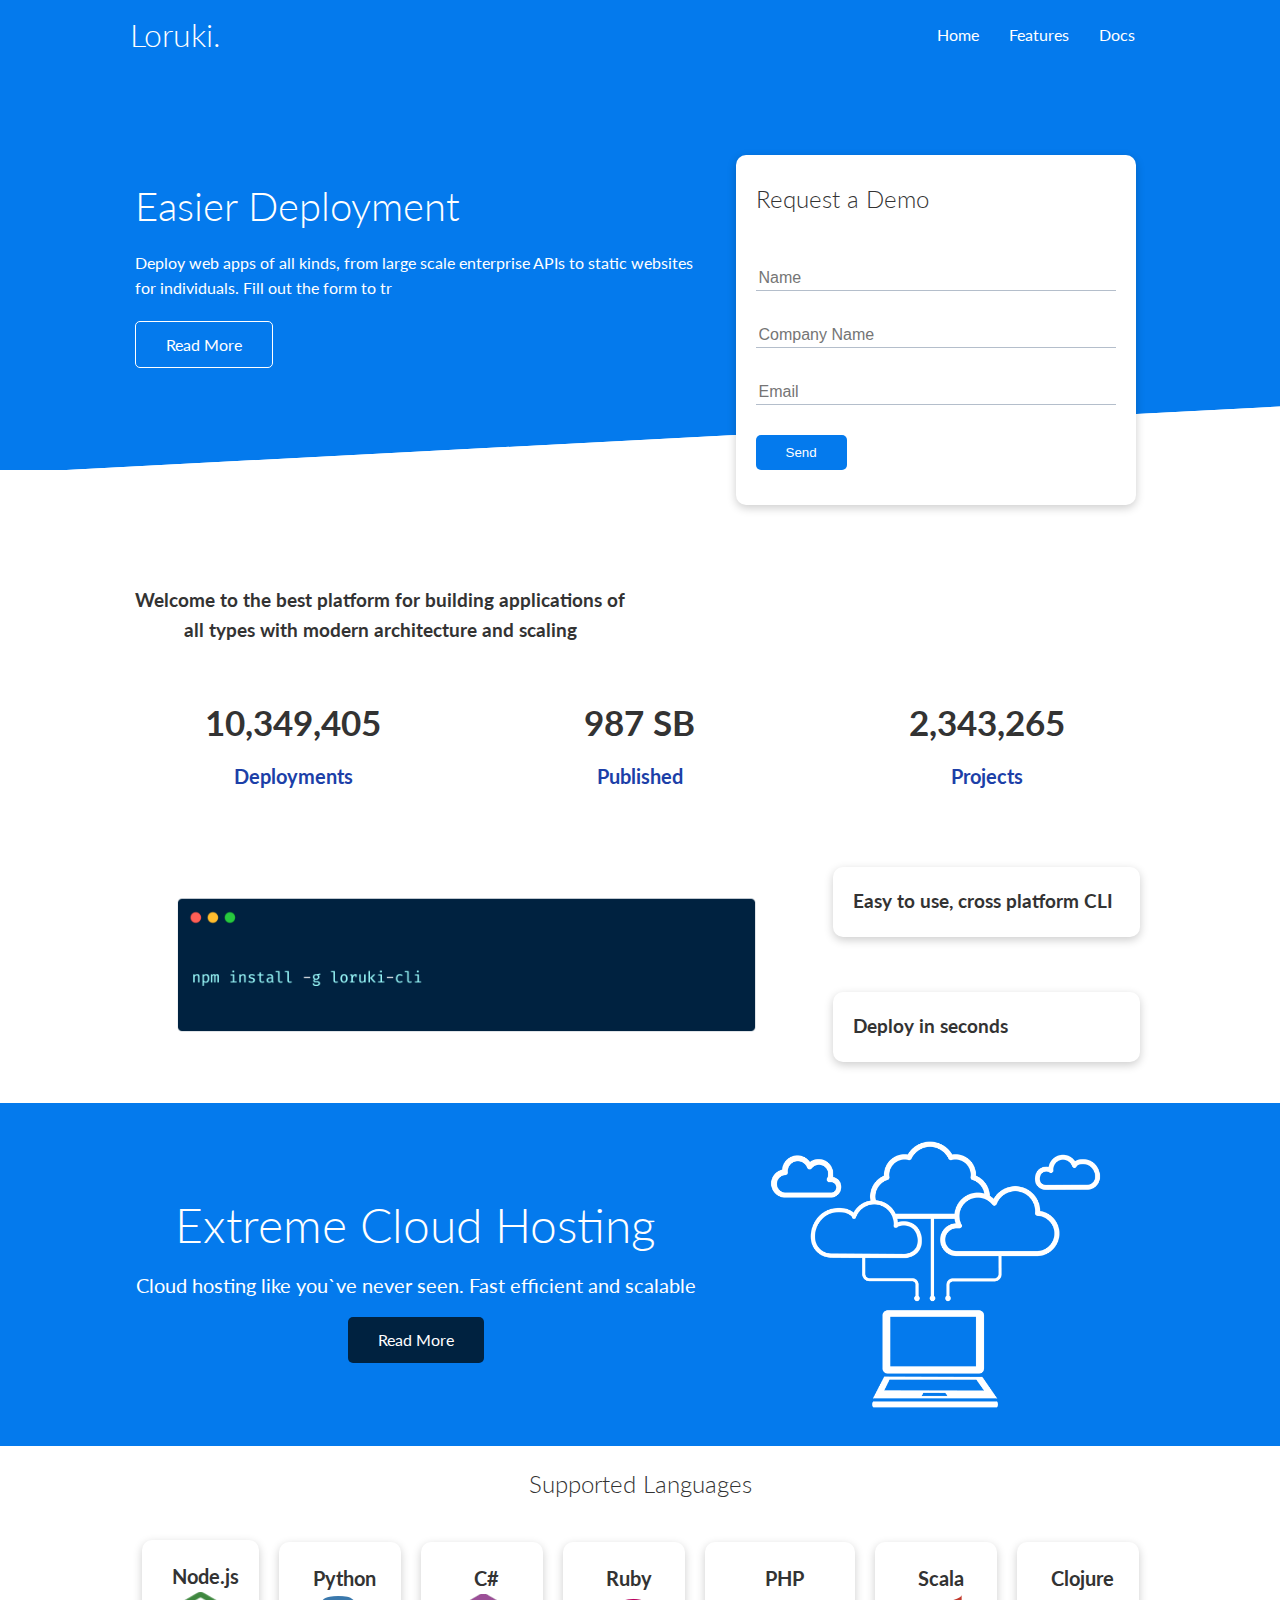
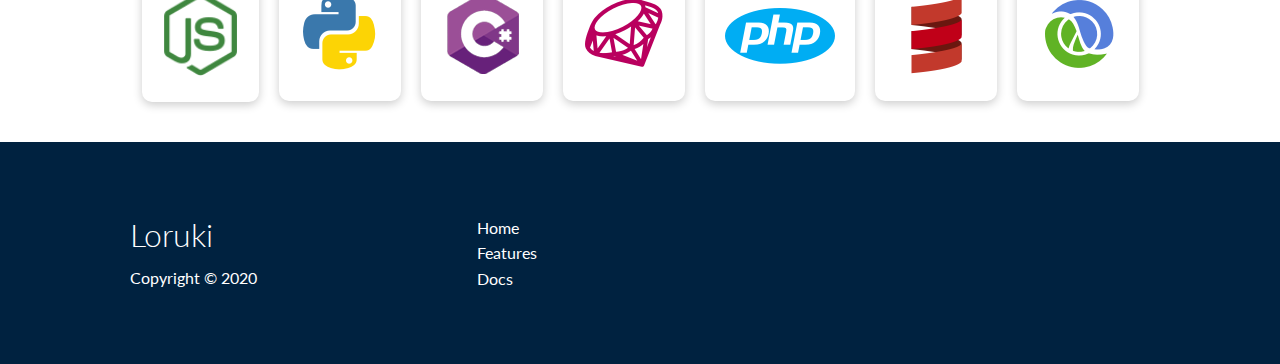
<file: responsive-web-project/index.html>
<!DOCTYPE html>
<html lang="en">
  <head>
    <meta charset="UTF-8" />
    <meta http-equiv="X-UA-Compatible" content="IE=edge" />
    <meta name="viewport" content="width=device-width, initial-scale=1.0" />
    <link
      rel="stylesheet"
      href="https://cdnjs.cloudflare.com/ajax/libs/font-awesome/6.1.2/css/all.min.css"
      integrity="sha512-1sCRPdkRXhBV2PBLUdRb4tMg1w2YPf37qatUFeS7zlBy7jJI8Lf4VHwWfZZfpXtYSLy85pkm9GaYVYMfw5BC1A=="
      crossorigin="anonymous"
      referrerpolicy="no-referrer"
    />
    <link rel="stylesheet" href="css/style.css" />
    <link rel="stylesheet" href="css/utilities.css" />
    <title>Loruki | Cloud Hosting For Everyone</title>
  </head>
  <body>
    <!-- Navbar -->
    <div class="navbar">
      <!-- we should make container flexbox not the navbar but we will add and extra class for flex -->
      <div class="container flex">
        <h1 class="logo">Loruki.</h1>
        <nav>
          <ul>
            <li><a href="index.html">Home</a></li>
            <li><a href="features.html">Features</a></li>
            <li><a href="docs.html">Docs</a></li>
            <li></li>
          </ul>
        </nav>
      </div>
    </div>

    <!-- Showcase -->
    <section class="showcase">
      <div class="container grid">
        <div class="showcase-text">
          <h1>Easier Deployment</h1>
          <p>
            Deploy web apps of all kinds, from large scale enterprise APIs to
            static websites for individuals. Fill out the form to tr
          </p>
          <a href="features.httml" class="btn btn-outline">Read More</a>
        </div>

        <div class="showcase-form card">
          <h2>Request a Demo</h2>
          <!-- for the forming a form :) we need usually info box and button to make these
          we use input[various] name and placeholder in it -->
          <form name="contact" method="POST" netlify-honeypot="bot-field"
          data-netlify="true">
            <input type="hidden" name="form-name" value="contact">
            <p class="hidden">
              <label>
                Don't fill this out if you're human: <input name="bot-field" />
              </label>
            </p>
            <div class="form-control">
              <input type="text" name="name" placeholder="Name" required />
            </div>
            <div class="form-control">
              <input
                type="text"
                name="company"
                placeholder="Company Name"
                required
              />
            </div>
            <div class="form-control">
              <input type="text" name="email" placeholder="Email" required />
            </div>
            <!-- input type of the button is submit and we make two button one for general
            and one for individual -->
            <input type="submit" value="Send" class="btn btn-primary" />
          </form>
        </div>
      </div>
    </section>

    <!-- Stats -->
    <section class="stats">
      <div class="container">
        <!-- give classes to avoid struggling to much css -->
        <h3 class="stats-heading text-center my-1">
          Welcome to the best platform for building applications of all types
          with modern architecture and scaling
        </h3>
        <div class="grid grid-3 text-center my-4">
          <div>
            <i class="fas fa-server fa-3x"></i>
            <h3>10,349,405</h3>
            <p class="text-secondary">Deployments</p>
          </div>
          <div>
            <i class="fas fa-upload fa-3x"></i>
            <h3>987 SB</h3>
            <p class="text-secondary">Published</p>
          </div>
          <div>
            <i class="fas fa-project-diagram fa-3x"></i>
            <h3>2,343,265</h3>
            <p class="text-secondary">Projects</p>
          </div>
        </div>
      </div>
    </section>

    <!-- Cli  -->
    <section class="cli">
      <div class="container grid">
        <img src="images/cli.png" alt="" />
        <div class="card">
          <h3>Easy to use, cross platform CLI</h3>
        </div>
        <div class="card">
          <h3>Deploy in seconds</h3>
        </div>
      </div>
    </section>

    <!-- Cloud -->

    <section class="cloud bg-primary my-2 py-2">
      <div class="container grid">
        <div class="text-center">
          <h2 class="lg">Extreme Cloud Hosting</h2>
          <p class="lead my-1">Cloud hosting like you`ve never seen.
          Fast efficient and scalable</p>
          <a href="features.html" class="btn btn-dark">Read More</a>
        </div>
        <img src="images/cloud.png" alt="">
      </div>
    </section>

    <!-- Lanugages -->

    <section class="languages">
      <h2 class="med text-center my-2">
        Supported Languages
      </h2>
      <div class="container flex">
        <div class="card">
          <h4>Node.js</h4>
          <img src="images/logos/node.png" alt="">
      </div>
      <div class="card">
          <h4>Python</h4>
          <img src="images/logos/python.png" alt="">
        </div>
        <div class="card">
          <h4>C#</h4>
          <img src="images/logos/csharp.png" alt="">
        </div>
        <div class="card">
          <h4>Ruby</h4>
          <img src="images/logos/ruby.png" alt="">
        </div>
        <div class="card">
          <h4>PHP</h4>
          <img src="images/logos/php.png" alt="">
        </div>
        <div class="card">
          <h4>Scala</h4>
          <img src="images/logos/scala.png" alt="">
        </div>
        <div class="card">
          <h4>Clojure</h4>
          <img src="images/logos/clojure.png" alt="">
        </div>
      </div>
    </section>
    
    <!-- Footer -->

    <footer class="footer bg-dark py-5">
      <div class="container grid grid-3">
          <div>
              <h1>Loruki
              </h1>
              <p>Copyright &copy; 2020</p>
          </div>
          <nav>
              <ul>
                  <li><a href="index.html">Home</a></li>
                  <li><a href="features.html">Features</a></li>
                  <li><a href="docs.html">Docs</a></li>
              </ul>
          </nav>
          <div class="social">
              <a href="#"><i class="fab fa-github fa-2x"></i></a>
              <a href="#"><i class="fab fa-facebook fa-2x"></i></a>
              <a href="#"><i class="fab fa-instagram fa-2x"></i></a>
              <a href="#"><i class="fab fa-twitter fa-2x"></i></a>
          </div>
      </div>
  </body>
</html>
</file>
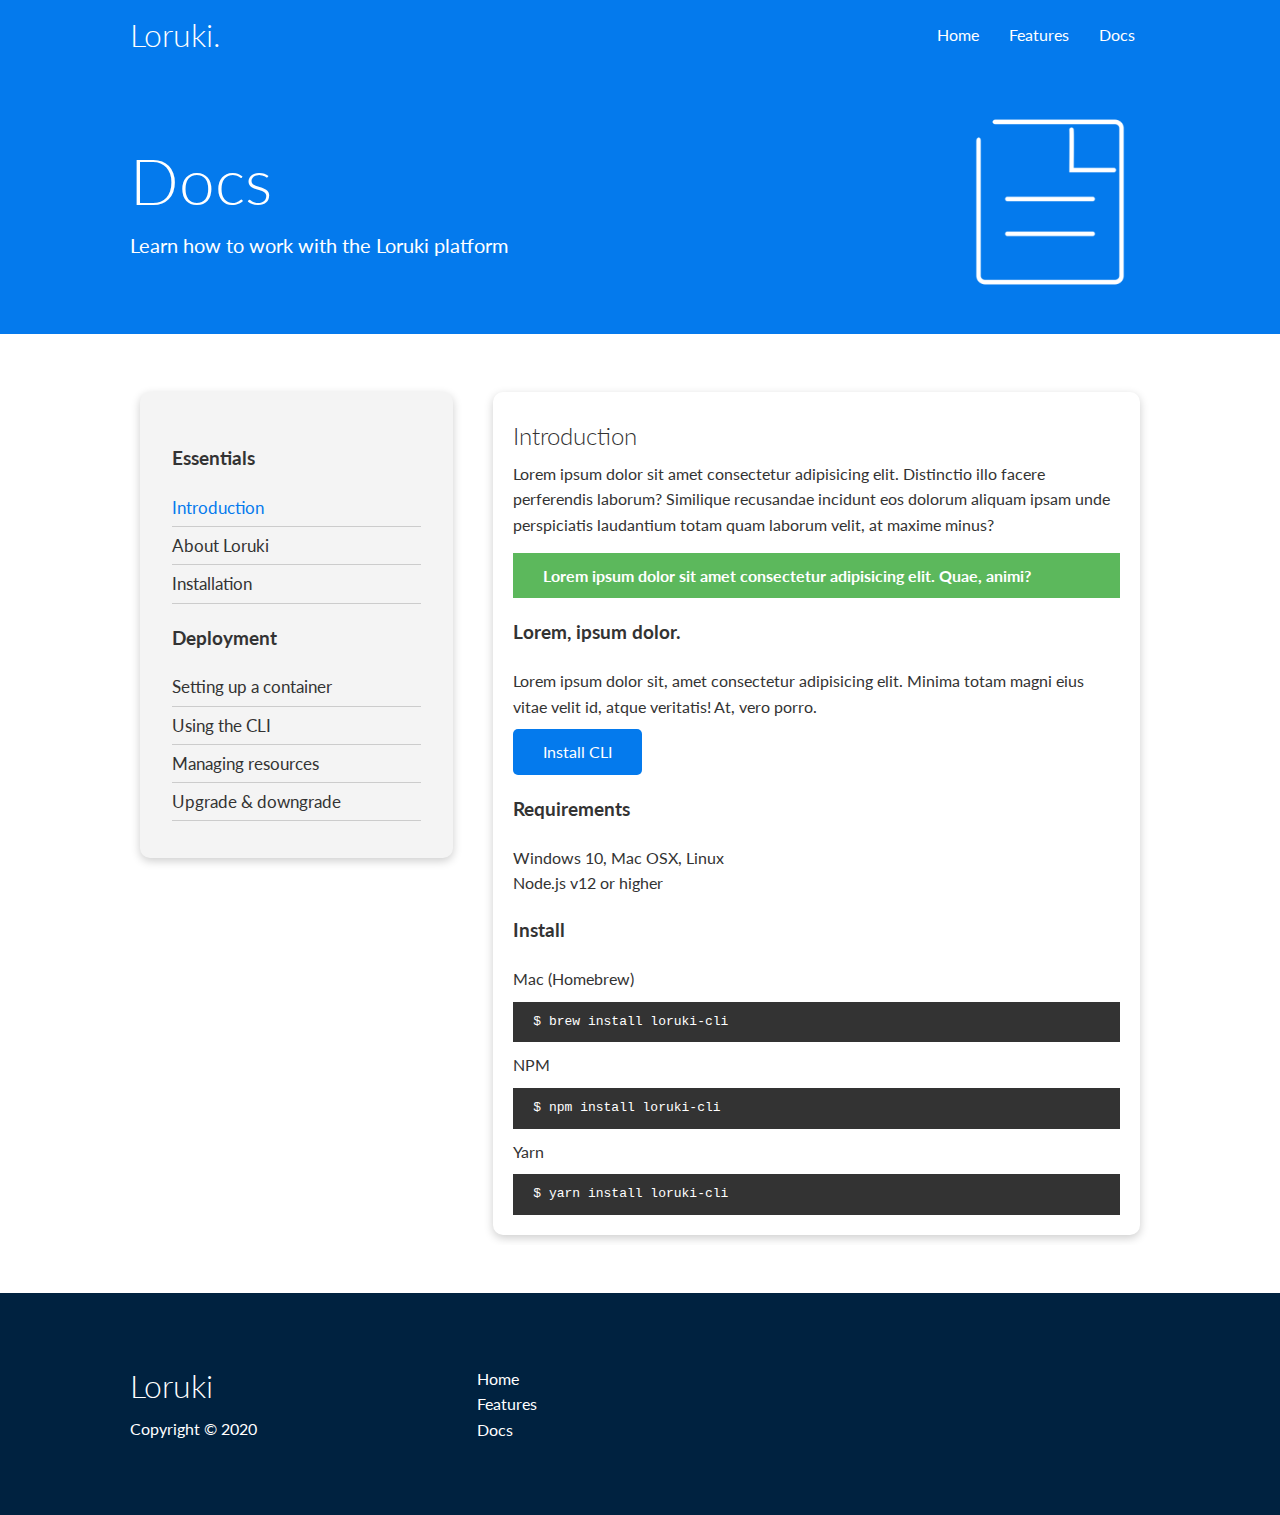
<file: responsive-web-project/docs.html>
<!DOCTYPE html>
<html lang="en">
<head>
    <meta charset="UTF-8">
    <meta name="viewport" content="width=device-width, initial-scale=1.0">
    <link rel="stylesheet" href="https://cdnjs.cloudflare.com/ajax/libs/font-awesome/5.15.1/css/all.min.css" integrity="sha512-+4zCK9k+qNFUR5X+cKL9EIR+ZOhtIloNl9GIKS57V1MyNsYpYcUrUeQc9vNfzsWfV28IaLL3i96P9sdNyeRssA==" crossorigin="anonymous" />
    <link rel="stylesheet" href="css/utilities.css">
    <link rel="stylesheet" href="css/style.css">
    <title>Loruki | Cloud Hosting For Everyone</title>
</head>
<body>
    <!-- Navbar -->
    <div class="navbar">
        <div class="container flex">
            <h1 class="logo">Loruki.</h1>
            <nav>
                <ul>
                    <li><a href="index.html">Home</a></li>
                    <li><a href="features.html">Features</a></li>
                    <li><a href="docs.html">Docs</a></li>
                </ul>
            </nav>
        </div>
    </div>

    <!-- Head -->
    <section class="docs-head bg-primary py-3">
        <div class="container grid">
            <div>
                <h1 class="xl">Docs</h1>
                <p class="lead">
                    Learn how to work with the Loruki platform
                </p>
            </div>
            <img src="images/docs.png" alt="">
        </div>
    </section>

    <!-- Docs main -->
    <section class="docs-main my-4">
        <div class="container grid">
            <div class="card bg-light p-3">
                <h3 class="my-2">Essentials</h3>
                <nav>
                    <ul>
                        <li><a class="text-primary" href="#">Introduction</a></li>
                        <li><a href="#">About Loruki</a></li>
                        <li><a href="#">Installation</a></li>
                    </ul>
                </nav>

                <h3 class="my-2">Deployment</h3>
                <nav>
                    <ul>
                        <li><a href="#">Setting up a container</a></li>
							<li><a href="#">Using the CLI</a></li>
							<li><a href="#">Managing resources</a></li>
							<li><a href="#">Upgrade & downgrade</a></li>
                    </ul>
                </nav>
            </div>
            <div class="card">
                <h2>Introduction</h2>
                <p>Lorem ipsum dolor sit amet consectetur adipisicing elit. Distinctio illo facere perferendis laborum? Similique recusandae incidunt eos dolorum aliquam ipsam unde perspiciatis laudantium totam quam laborum velit, at maxime minus?</p>

                <div class="alert alert-success">
                    <i class="fas fa-info"></i> Lorem ipsum dolor sit amet consectetur adipisicing elit. Quae, animi?
                </div>

                <h3>Lorem, ipsum dolor.</h3>
                <p>Lorem ipsum dolor sit, amet consectetur adipisicing elit. Minima totam magni eius vitae velit id, atque veritatis! At, vero porro.</p>
                <a href="#" class="btn btn-primary">Install CLI</a>

                <h3>Requirements</h3>
                <ul>
                    <li>Windows 10, Mac OSX, Linux</li>
                    <li>Node.js v12 or higher</li>
                </ul>

                <h3>Install</h3>
                <p>Mac (Homebrew)</p>
                <pre><code>$ brew install loruki-cli</code></pre> <!-- to make it seem like code we use this-->
                <p>NPM</p>
                <pre><code>$ npm install loruki-cli</code></pre>
                <p>Yarn</p>
                <pre><code>$ yarn install loruki-cli</code></pre>

            </div>
        </div>
    </section>
    
    <!-- Footer -->
    <footer class="footer bg-dark py-5">
        <div class="container grid grid-3">
            <div>
                <h1>Loruki
                </h1>
                <p>Copyright &copy; 2020</p>
            </div>
            <nav>
                <ul>
                    <li><a href="index.html">Home</a></li>
                    <li><a href="features.html">Features</a></li>
                    <li><a href="docs.html">Docs</a></li>
                </ul>
            </nav>
            <div class="social">
                <a href="#"><i class="fab fa-github fa-2x"></i></a>
                <a href="#"><i class="fab fa-facebook fa-2x"></i></a>
                <a href="#"><i class="fab fa-instagram fa-2x"></i></a>
                <a href="#"><i class="fab fa-twitter fa-2x"></i></a>
            </div>
        </div>
    </footer>
</body>
</html>
</file>
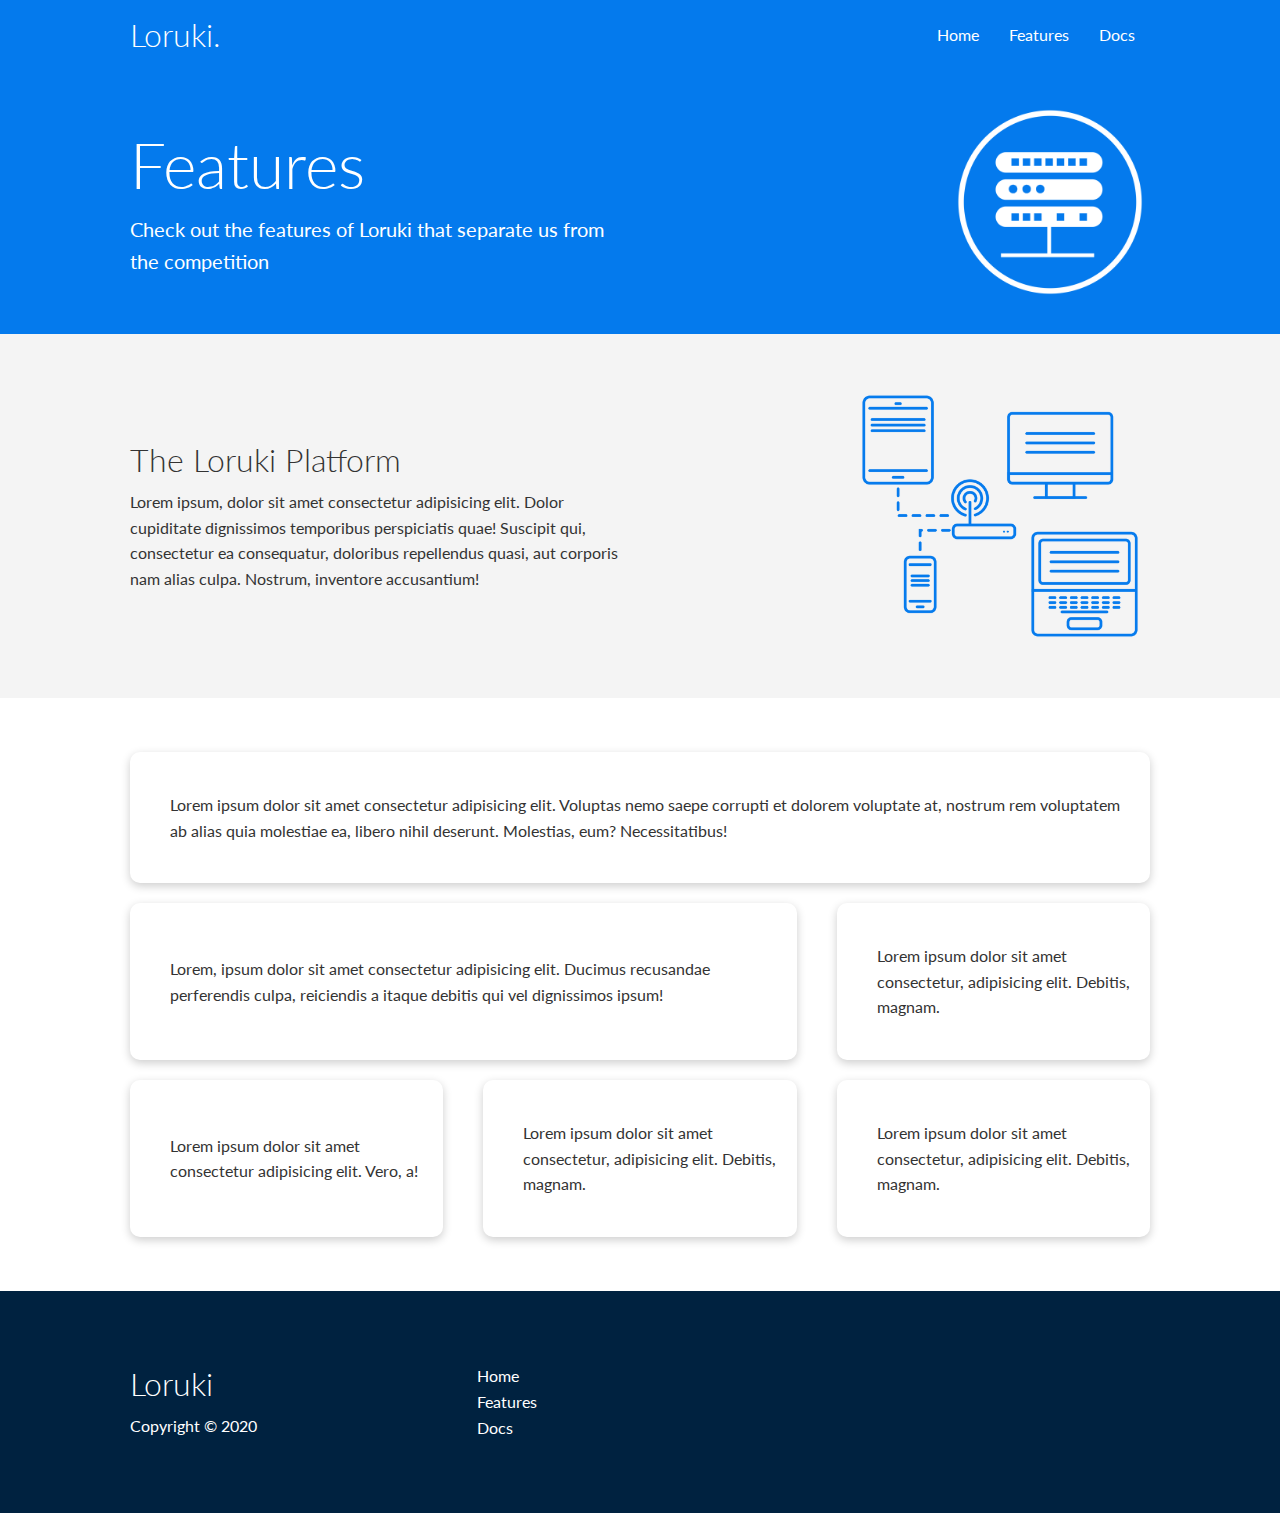
<file: responsive-web-project/features.html>
<!-- copied index and delete all sections except footer and navbar -->
<!DOCTYPE html>
<html lang="en">
<head>
    <meta charset="UTF-8">
    <meta name="viewport" content="width=device-width, initial-scale=1.0">
    <link rel="stylesheet" href="https://cdnjs.cloudflare.com/ajax/libs/font-awesome/5.15.1/css/all.min.css" integrity="sha512-+4zCK9k+qNFUR5X+cKL9EIR+ZOhtIloNl9GIKS57V1MyNsYpYcUrUeQc9vNfzsWfV28IaLL3i96P9sdNyeRssA==" crossorigin="anonymous" />
    <link rel="stylesheet" href="css/utilities.css">
    <link rel="stylesheet" href="css/style.css">
    <title>Loruki | Cloud Hosting For Everyone</title>
</head>
<body>
    <!-- Navbar -->
    <div class="navbar">
        <div class="container flex">
            <h1 class="logo">Loruki.</h1>
            <nav>
                <ul>
                    <li><a href="index.html">Home</a></li>
                    <li><a href="features.html">Features</a></li>
                    <li><a href="docs.html">Docs</a></li>
                </ul>
            </nav>
        </div>
    </div>

    <!-- Head -->
    <section class="features-head bg-primary py-3">
        <div class="container grid">
            <div>
                <h1 class="xl">Features</h1>
                <p class="lead">
                    Check out the features of Loruki that separate us from the
						competition
                </p>
            </div>
            <img src="images/server.png" alt="">
        </div>
    </section>

    <!-- Sub head -->
    <section class="features-sub-head bg-light py-3">
        <div class="container grid">
            <div>
                <h1 class="md">The Loruki Platform</h1>
                <p>
                    Lorem ipsum, dolor sit amet consectetur adipisicing elit. Dolor cupiditate dignissimos temporibus perspiciatis quae! Suscipit qui, consectetur ea consequatur, doloribus repellendus quasi, aut corporis nam alias culpa. Nostrum, inventore accusantium!
                </p>
            </div>
            <img src="images/server2.png" alt="">
        </div>
    </section>

    <section class="features-main my-2">
        <div class="container grid grid-3">
            <div class="card flex">
                <i class="fas fa-server fa-3x"></i>
                <p>Lorem ipsum dolor sit amet consectetur adipisicing elit. Voluptas nemo saepe corrupti et dolorem voluptate at, nostrum rem voluptatem ab alias quia molestiae ea, libero nihil deserunt. Molestias, eum? Necessitatibus!</p>
            </div>
            <div class="card flex">
                <i class="fas fa-network-wired fa-3x"></i>
                <p>
                    Lorem, ipsum dolor sit amet consectetur adipisicing elit. Ducimus
                    recusandae perferendis culpa, reiciendis a itaque debitis qui vel
                    dignissimos ipsum!
                </p>
            </div>
            <div class="card flex">
                <i class="fas fa-laptop-code fa-3x"></i>
                <p>
                    Lorem ipsum dolor sit amet consectetur, adipisicing elit. Debitis,
                    magnam.
                </p>
            </div>
            <div class="card flex">
                <i class="fas fa-database fa-3x"></i>
                <p>
                    Lorem ipsum dolor sit amet consectetur adipisicing elit. Vero, a!
                </p>
            </div>
            <div class="card flex">
                <i class="fas fa-power-off fa-3x"></i>
                <p>
                    Lorem ipsum dolor sit amet consectetur, adipisicing elit. Debitis,
                    magnam.
                </p>
            </div>
            <div class="card flex">
                <i class="fas fa-upload fa-3x"></i>
                <p>
                    Lorem ipsum dolor sit amet consectetur, adipisicing elit. Debitis,
                    magnam.
                </p>
            </div>
        </div>
    </section>

    <!-- Footer -->
    <footer class="footer bg-dark py-5">
        <div class="container grid grid-3">
            <div>
                <h1>Loruki
                </h1>
                <p>Copyright &copy; 2020</p>
            </div>
            <nav>
                <ul>
                    <li><a href="index.html">Home</a></li>
                    <li><a href="features.html">Features</a></li>
                    <li><a href="docs.html">Docs</a></li>
                </ul>
            </nav>
            <div class="social">
                <a href="#"><i class="fab fa-github fa-2x"></i></a>
                <a href="#"><i class="fab fa-facebook fa-2x"></i></a>
                <a href="#"><i class="fab fa-instagram fa-2x"></i></a>
                <a href="#"><i class="fab fa-twitter fa-2x"></i></a>
            </div>
        </div>
    </footer>
</body>
</html>
</file>
<file: responsive-web-project/css/style.css>
@import url('https://fonts.googleapis.com/css2?family=Lato:wght@300&display=swap');

:root {
  --primary-color: #047aed;
  --secondary-color: #1c3fa8;
  --dark-color: #002240;
  --light-color: #f4f4f4;
  --success-color: #5cb85c;
  --error-color: #d9534f;
}


* {
    box-sizing: border-box;
    padding: 0;
    margin: 0;
  }
  
  body {
    font-family: 'Lato', sans-serif;
    color: #333;
    line-height: 1.6;
  }
  
  ul {
    list-style-type: none;
  }
  
  a {
    text-decoration: none;
    color: #333;
  }
  
  h1,
  h2 {
    font-weight: 300;
    line-height: 1.2;
    margin: 10px 0;
  }
  
  p {
    margin: 10px 0;
  }
  
  img {
    width: 100%;
  }
  
  code,
  pre {
    background: #333;
    color: #fff;
    padding: 10px;
  }
  
  .hidden {
    visibility: hidden; /*for setups*/
    height: 0;
  }
  
  /* Navbar */
  .navbar {
    background-color: var(--primary-color);
    color: #fff;
    height: 70px;
  }
  
  .navbar ul {
    display: flex;
  }
  
  .navbar a {
    color: #fff;
    padding: 10px;
    margin: 0 5px;
  }
  
  .navbar a:hover {
    border-bottom: 2px #fff solid;
  }
  
  .navbar .flex {
    justify-content: space-between;
  }
  
  /* Showcase */
  .showcase {
    height: 400px;
    background-color: var(--primary-color);
    color: #fff;
    position: relative;
  }
  
  .showcase h1 {
    font-size: 40px;
  }
  
  .showcase p {
    margin: 20px 0;
  }
  
  .showcase .grid {
    overflow: visible;
    grid-template-columns: 55% auto;
    gap: 30px;
  }
  
  .showcase-text {
    animation: slideInFromLeft 1s ease-in;
  }
  
  .showcase-form {
    position: relative;
    top: 60px;
    height: 350px;
    width: 400px;
    padding: 40px;
    z-index: 100;
    justify-self: flex-end;
    animation: slideInFromRight 1s ease-in;
  }
  
  .showcase-form .form-control {
    margin: 30px 0;
  }
  
  .showcase-form input[type='text'],
  .showcase-form input[type='email'] {
    border: 0;
    border-bottom: 1px solid #b4becb;
    width: 100%;
    padding: 3px;
    font-size: 16px;
  }
  
  .showcase-form input:focus {
    outline: none;
  }
  
  .showcase::before,
  .showcase::after {
    content: '';
    position: absolute;
    height: 100px;
    bottom: -70px;
    right: 0;
    left: 0;
    background: #fff;
    transform: skewY(-3deg);
    -webkit-transform: skewY(-3deg);
    -moz-transform: skewY(-3deg);
    -ms-transform: skewY(-3deg);
  }
  
  /* Stats */
  .stats {
    padding-top: 100px;
    animation: slideInFromBottom 1s ease-in;
  }
  
  .stats-heading {
    max-width: 500px;
    margin: auto;
  }
  
  .stats .grid h3 {
    font-size: 35px;
  }
  
  .stats .grid p {
    font-size: 20px;
    font-weight: bold;
  }

  /* Cli */

  .cli .grid {
    grid-template-columns: repeat(3, 1fr);
    grid-template-rows: repeat(2, 1fr);
  }

  .cli .grid > *:first-child {
    grid-column: 1 / span 2; /*start from one and go twice*/ 
    grid-row: 1 / span 2 ;
  }

  /* Cloud */

  .cloud .grid {
    grid-template-columns: 4fr 3fr;
  }
  
  /* Languages */

  .languages .flex{
    flex-wrap: wrap;
  }

  .languages .card{
    text-align: center;
    margin: 18px 10px 40px;
    /*this is for the card hover effect.to make it smoother */
    transition: transform 0.2s ease-in; 
    /* transition: type[width,transform vs] duration[2s 0.5s vs] ease in for *speed curve* */
  }

  .languages .card h4 {
    font-size: 20px;
    margin-left: 10px;
  }

  .languages .card:hover {
    transform: translateY(-15px) ; 
  }

/* Features */
.features-head img,
.docs-head img {
  width: 200px;
  justify-self: flex-end;
}

.features-sub-head img {
  width: 300px;
  justify-self: flex-end;
}

.features-main .card > i {
  margin-right: 20px;
}

.features-main .grid {
  padding: 30px;
}

.features-main .grid > *:first-child {
  grid-column: 1 / span 3;
}

.features-main .grid > *:nth-child(2) {
  grid-column: 1 / span 2;
}

/* Docs */
.docs-main h3 {
  margin: 20px 0;
}

.docs-main .grid {
  grid-template-columns: 1fr 2fr;
  align-items: flex-start;
}

.docs-main nav li {
  font-size: 17px;
  padding-bottom: 5px;
  margin-bottom: 5px;
  border-bottom: 1px #ccc solid;
}

.docs-main a:hover {
  font-weight: bold;
}

/* Footer */
.footer .social a {
  margin: 0 10px;
}

.fa-github:hover {
  color: #000000;
}

.fa-facebook:hover {
  color: #1773EA;
}

.fa-instagram:hover {
  color: #B32E87;
}

.fa-twitter:hover {
  color: #1C9CEA;
}


/* Animations */
@keyframes slideInFromLeft {
  0% {
    transform: translateX(-100%);
  }

  100% {
    transform: translateX(0);
  }
}

@keyframes slideInFromRight {
  0% {
    transform: translateX(100%);
  }

  100% {
    transform: translateX(0);
  }
}

@keyframes slideInFromTop {
  0% {
    transform: translateY(-100%);
  }

  100% {
    transform: translateX(0);
  }
}

@keyframes slideInFromBottom {
  0% {
    transform: translateY(100%);
  }

  100% {
    transform: translateX(0);
  }
}

  /* Tablet and smaller */

  @media (max-width: 768px) {
    .grid,
    .showcase .grid,/* in style we use all this class so just with grid class it wont be enough*/
    .stats .grid,
    .cli .grid,
    .cloud .grid,
    .features-main .grid,
    .docs-main .grid {
      grid-template-columns: 1fr;
      grid-template-rows: 1fr;
    }
  
    .showcase {
      height: auto; /*normally we arrange it 400px but it would be bigger */
    }
  
    .showcase-text {
      text-align: center;
      margin-top: 40px;
      animation: slideInFromTop 1s ease-in;
    }
  
    .showcase-form {
      justify-self: center; /*justify content or aling items uses for all but self specific */
      margin: auto;
      animation: slideInFromBottom 1s ease-in;
    }
  
    .cli .grid > *:first-child { /*arranged this for span 2 so in here we change */
      grid-column: 1;
      grid-row: 1;
    }
  
    .features-head,
    .features-sub-head, /*text centering */
    .docs-head {
      text-align: center;
    }
  
    .features-head img,
    .features-sub-head img, /*for the center img j-self*/
    .docs-head img {
      justify-self: center;
    }
  
    .features-main .grid > *:first-child, /*changing which we gave span */
    .features-main .grid > *:nth-child(2) {
      grid-column: 1;
    }
  }

  /* Mobile */

  @media (max-width: 500px) {
    .navbar {
      height: 110px;
    }
  
    .navbar .flex {
      flex-direction: column; /*that will make navbar for mobile */
    }
  
    .navbar ul {
      padding: 10px;
      background-color: rgba(0, 0, 0, 0.1); 
    }
    
    .showcase-form {
      width: 300px;
    }
  }
</file>
<file: responsive-web-project/css/utilities.css>
.container {
    max-width: 1100px;
    margin: 0 auto;
    overflow: auto;
    padding: 0 40px;
}

.card {
    background-color: #fff;
    color: #333;
    border-radius: 10px;
    box-shadow: 0 3px 10px rgba(0,0,0,0.2);
    padding: 20px;
    margin: 10px;

}

.flex {
    display: flex;
    justify-content: center;
    align-items: center;
    /* if we add flex-direction:column; then justify content and align items apply vertically */
    height: 100%;
}

.grid {
    display: grid;
    /* for below we dont use px for responsiveness we use fr or % */
    grid-template-columns: repeat(2, 1fr) ;
    gap: 20px;
    justify-content: center;
    align-items: center;
    /* if ew dont have height value in grid align-items dont efect so we shoul add  */
    height: 100%;
}

.grid-3 { 
    grid-template-columns: repeat(3, 1fr);

}

.btn {
    display: inline-block;
    padding: 10px 30px; /*padding change size in buttons */
    cursor: pointer;
    background-color: var(--primary-color);
    color: #fff;
    border: none;
    border-radius: 5px;
}

/* the btn uses for general but then we change with second class */
.btn-outline {
    background-color: transparent;
    border: 1px #fff solid;
}

.btn:hover {
    transform: scale(0.98); /*orgin value for scale 1 */
}

/* Backgrounds $ colored buttons  */
.bg-primary, 
.btn-primary {
    background-color: var(--primary-color);
    color: #fff;
}

.bg-secondary, 
.btn-secondary {
    background-color: var(--secondary-color);
    color: #fff;
}

.bg-dark, 
.btn-dark {
    background-color: var(--dark-color);
    color: #fff;
}

.bg-light, 
.btn-light {
    background-color: var(--light-color);
    color: #333;
}

.bg-primary a, 
.btn-primary a,
.bg-secondary a, 
.btn-secondary a,
.bg-dark a, 
.btn-dark a {
    color: #fff;
}

/* Text colors */
.text-primary {
    color: var(--primary-color);
  }
  
  .text-secondary {
    color: var(--secondary-color);
  }
  
  .text-dark {
    color: var(--dark-color);
  }
  
  .text-light {
    color: var(--light-color);
  }
  
  /* Text sizes */
  .lead {
    font-size: 20px;
  }
  
  .sm {
    font-size: 1rem;
  }
  
  .md {
    font-size: 2rem;
  }
  
  .lg {
    font-size: 3rem;
  }
  
  .xl {
    font-size: 4rem;
  }
  
  .text-center {
    text-align: center;
  }
  
  /* Alert */
  .alert {
    background-color: var(--light-color);
    padding: 10px 20px;
    font-weight: bold;
    margin: 15px 0;
  }
  
  .alert i {
    margin-right: 10px;
  }
  
  .alert-success {
    background-color: var(--success-color);
    color: #fff;
  }
  
  .alert-error {
    background-color: var(--error-color);
    color: #fff;
  }

/* Margin- we set margins and just give classes  */

.my-1 {
    margin: 1rem 0;
}

.my-2 {
    margin: 1.5rem 0;
}

.my-3 {
    margin: 2rem 0;
}

.my-4 {
    margin: 3rem 0;
}

.my-5 {
    margin: 4rem 0;
}

.m-1 {
    margin: 1rem ;
}

.m-2 {
    margin: 1.5rem ;
}

.m-3 {
    margin: 2rem ;
}

.m-4 {
    margin: 3rem ;
}

.m-5 {
    margin: 4rem ;
}

/* Paddings- we set paddings and just give classes  */

.py {
    padding: 1rem 0;
}

.py-2 {
   padding: 1.5rem 0;
}

.py-3 {
    padding: 2rem 0;
}

.py-4 {
    padding: 3rem 0;
}

.py-5 {
    padding: 4rem 0;
}

.p-1 {
    padding: 1rem ;
}

.p-2 {
    padding: 1.5rem ;
}

.p-3 {
    padding: 2rem ;
}

.p-4 {
    padding: 3rem ;
}

.p-5 {
    padding: 4rem ;
}
</file>
